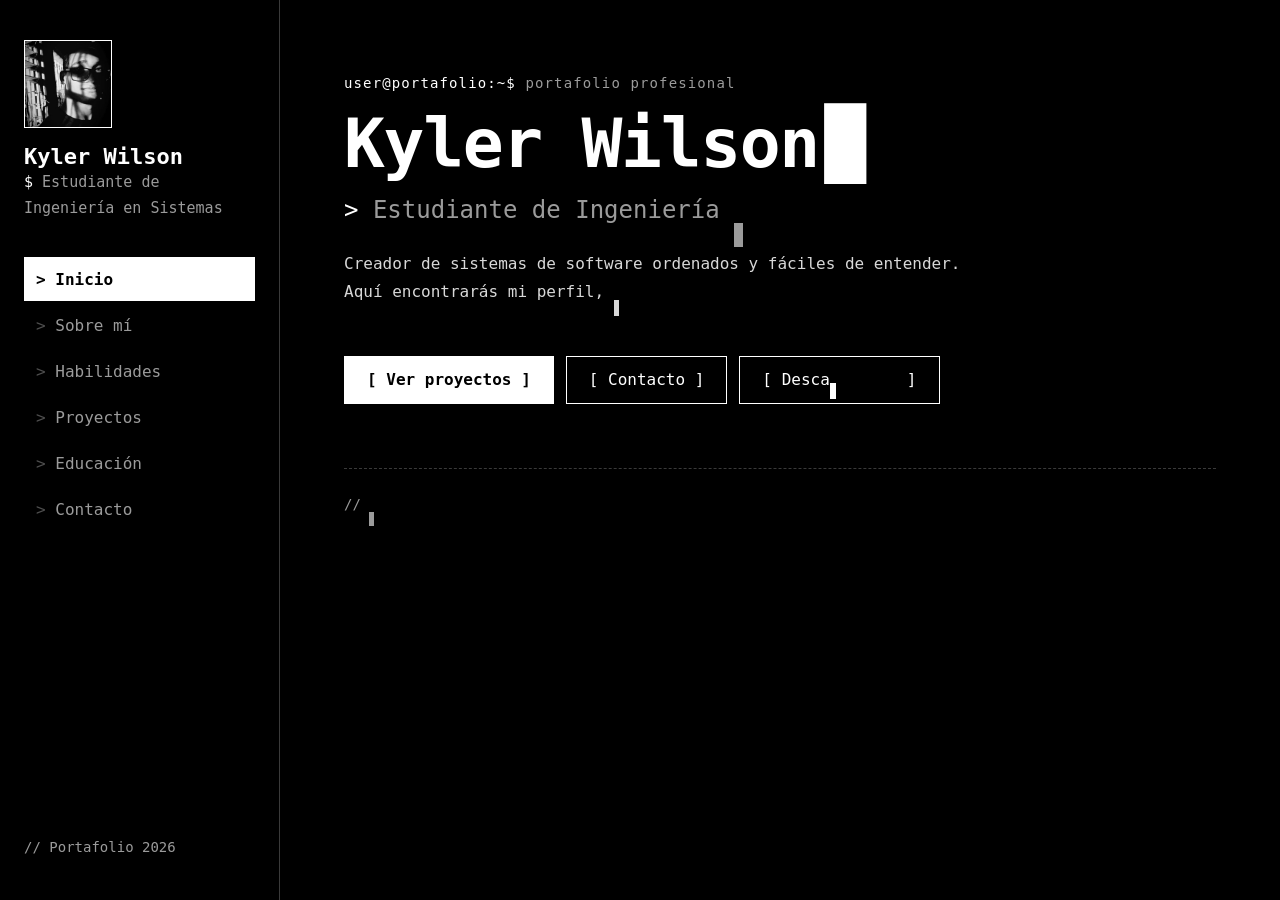
<file: index.html>
<!DOCTYPE html>

<html lang="es">
<head>
  <meta charset="UTF-8">

  <meta name="viewport" content="width=device-width, initial-scale=1.0">

  <title>Inicio | Kyler Wilson</title>

  <link rel="stylesheet" href="css/styles.css">
</head>

<body>
  <div class="pagina">

    <aside class="sidebar">

      <div class="perfil">

        <img class="foto" src="foto.jpg" alt="Kyler Wilson">

        <div>
          <div class="perfil-nombre">Kyler Wilson</div>
          <div class="perfil-rol">Estudiante de Ingeniería en Sistemas</div>
        </div>
      </div>

      <nav class="menu" aria-label="secciones">
        <a href="index.html" class="activo" aria-current="page">Inicio</a>
        <a href="sobre-mi.html">Sobre mí</a>
        <a href="habilidades.html">Habilidades</a>
        <a href="proyectos.html">Proyectos</a>
        <a href="educacion.html">Educación</a>
        <a href="contacto.html">Contacto</a>
      </nav>

      <div class="sidebar-pie">Portafolio 2026</div>
    </aside>


    <main class="contenido">
      <div class="contenido-interior">

        <section class="portada">
          <div class="etiqueta">Portafolio profesional</div>
          <h1>Kyler Wilson</h1>
          <div class="subtitulo">Estudiante de Ingeniería en Sistemas</div>

          <p class="intro">
            Creador de sistemas de software ordenados y fáciles de entender.
            Aquí encontrarás mi perfil, el cual contiene mis habilidades,
            proyectos en los que he trabajado y mis redes sociales.
          </p>

          <div class="botones">
            <a class="boton boton-principal" href="proyectos.html">Ver proyectos</a>
            <a class="boton boton-borde" href="contacto.html">Contacto</a>
            <a class="boton boton-borde" href="cv/CV-Kyler-Wilson.pdf" download>Descargar CV</a>
          </div>
        </section>

        <footer class="pie">© 2026 Kyler Wilson. Todos los derechos reservados.</footer>

      </div>
    </main>

  </div>
  <script src="js/escritura.js"></script>
</body>
</html>
</file>
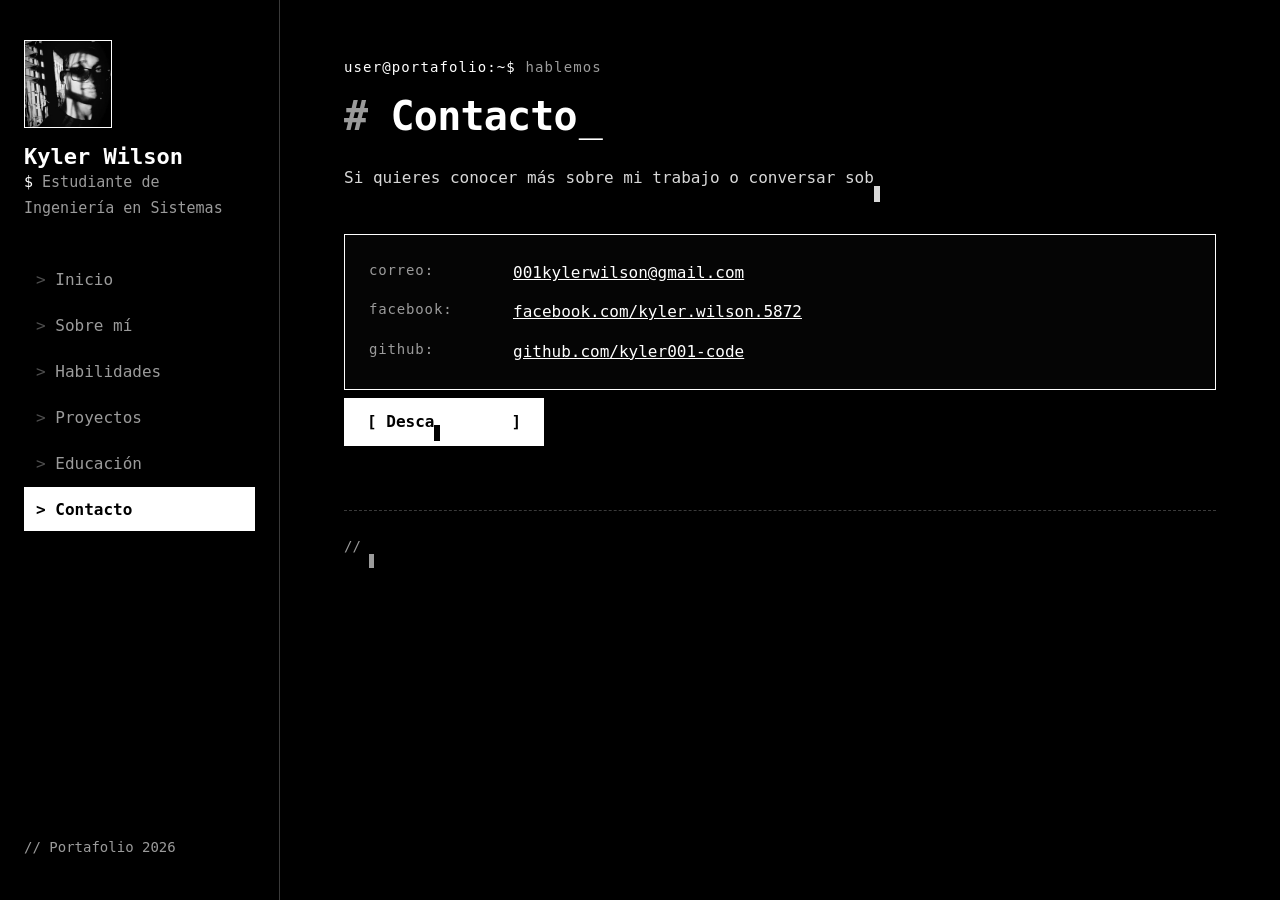
<file: contacto.html>
<!DOCTYPE html>

<html lang="es">
<head>
  <meta charset="UTF-8">
  <meta name="viewport" content="width=device-width, initial-scale=1.0">
  <title>Contacto | Kyler Wilson</title>
  <link rel="stylesheet" href="css/styles.css">
</head>

<body>
  <div class="pagina">

    <aside class="sidebar">
      <div class="perfil">
        <img class="foto" src="foto.jpg" alt="Kyler Wilson">
        <div>
          <div class="perfil-nombre">Kyler Wilson</div>
          <div class="perfil-rol">Estudiante de Ingeniería en Sistemas</div>
        </div>
      </div>

      <nav class="menu" aria-label="Secciones">
        <a href="index.html">Inicio</a>
        <a href="sobre-mi.html">Sobre mí</a>
        <a href="habilidades.html">Habilidades</a>
        <a href="proyectos.html">Proyectos</a>
        <a href="educacion.html">Educación</a>
        <a href="contacto.html" class="activo" aria-current="page">Contacto</a>
      </nav>

      <div class="sidebar-pie">Portafolio 2026</div>
    </aside>

    <main class="contenido">
      <div class="contenido-interior">

        <section>
          <div class="etiqueta">Hablemos</div>
          <h1 class="titulo-pagina">Contacto</h1>
          <p>
            Si quieres conocer más sobre mi trabajo o conversar sobre una
            oportunidad, escríbeme.
          </p>

          <div class="caja-contacto">
            <div class="dato">
              <div class="dato-etiqueta">Correo</div>
              <div class="dato-valor"><a href="mailto:001kylerwilson@gmail.com">001kylerwilson@gmail.com</a></div>
            </div>
            <div class="dato">
              <div class="dato-etiqueta">Facebook</div>
              <div class="dato-valor"><a href="https://www.facebook.com/kyler.wilson.5872" target="_blank" rel="noopener">facebook.com/kyler.wilson.5872</a></div>
            </div>
            <div class="dato">
              <div class="dato-etiqueta">GitHub</div>
              <div class="dato-valor"><a href="https://github.com/kyler001-code" target="_blank" rel="noopener">github.com/kyler001-code</a></div>
            </div>
          </div>

          <div class="botones">
            <a class="boton boton-principal" href="cv/CV-Kyler-Wilson.pdf" download>Descargar CV</a>
          </div>
        </section>

        <footer class="pie">© 2026 Kyler Wilson. Todos los derechos reservados.</footer>

      </div>
    </main>

  </div>
  <script src="js/escritura.js"></script>
</body>
</html>
</file>
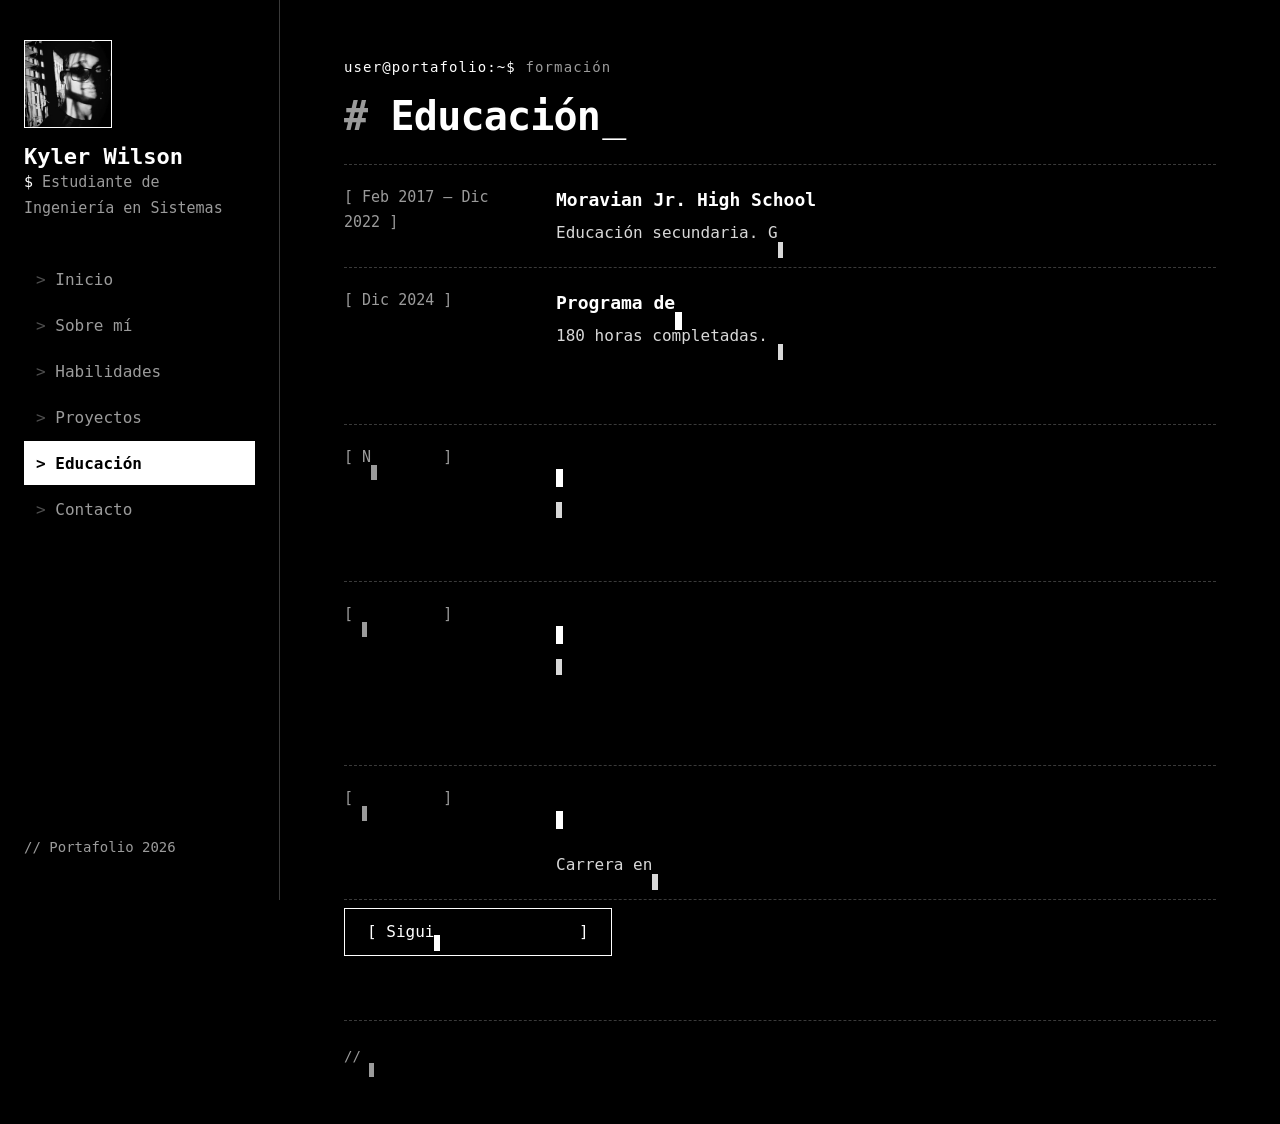
<file: educacion.html>
<!DOCTYPE html>

<html lang="es">
<head>
  <meta charset="UTF-8">
  <meta name="viewport" content="width=device-width, initial-scale=1.0">
  <title>Educación | Kyler Wilson</title>
  <link rel="stylesheet" href="css/styles.css">
</head>

<body>
  <div class="pagina">

    <aside class="sidebar">
      <div class="perfil">
        <img class="foto" src="foto.jpg" alt="Kyler Wilson">
        <div>
          <div class="perfil-nombre">Kyler Wilson</div>
          <div class="perfil-rol">Estudiante de Ingeniería en Sistemas</div>
        </div>
      </div>

      <nav class="menu" aria-label="Secciones">
        <a href="index.html">Inicio</a>
        <a href="sobre-mi.html">Sobre mí</a>
        <a href="habilidades.html">Habilidades</a>
        <a href="proyectos.html">Proyectos</a>
        <a href="educacion.html" class="activo" aria-current="page">Educación</a>
        <a href="contacto.html">Contacto</a>
      </nav>

      <div class="sidebar-pie">Portafolio 2026</div>
    </aside>

    <main class="contenido">
      <div class="contenido-interior">

        <section>
          <div class="etiqueta">Formación</div>
          <h1 class="titulo-pagina">Educación</h1>


          <div class="linea-tiempo">
            <div class="fila">
              <div class="fecha">Feb 2017 – Dic 2022</div>
              <div class="detalle">
                <div class="detalle-titulo">Moravian Jr. High School</div>
                <div>Educación secundaria. Graduado con diploma.</div>
              </div>
            </div>

            <div class="fila">
              <div class="fecha">Dic 2024</div>
              <div class="detalle">
                <div class="detalle-titulo">Programa de inglés, nivel B2 · BICU</div>
                <div>180 horas completadas. El nivel B2 es intermedio-alto: me permite leer documentación técnica, entender conversaciones y comunicarme con claridad en inglés.</div>
              </div>
            </div>

            <div class="fila">
              <div class="fecha">Nov 2025</div>
              <div class="detalle">
                <div class="detalle-titulo">Introducción a la Ciberseguridad · BICU</div>
                <div>Curso de 24 horas completado satisfactoriamente. Aprendí buenas prácticas de seguridad, respaldos de información y control de acceso.</div>
              </div>
            </div>

            <div class="fila">
              <div class="fecha">Oct 2026</div>
              <div class="detalle">
                <div class="detalle-titulo">Grupo de teatro Aiska Pilik · BICU</div>
                <div>Dos años como integrante del grupo, representando a la universidad en la Gala Autonómica Regional «Autonomía en esencia: juventud, arte e identidad». Recibí un reconocimiento en octubre de 2026. Esta experiencia me ayudó a hablar en público y a trabajar en equipo.</div>
              </div>
            </div>

            <div class="fila">
              <div class="fecha">En curso</div>
              <div class="detalle">
                <div class="detalle-titulo">Ingeniería en Sistemas · Bluefields Indian &amp; Caribbean University (BICU)</div>
                <div>Carrera en curso.</div>
              </div>
            </div>

          </div>

          <div class="botones">
            <a class="boton boton-borde" href="contacto.html">Siguiente: Contacto</a>
          </div>
        </section>

        <footer class="pie">© 2026 Kyler Wilson. Todos los derechos reservados.</footer>

      </div>
    </main>

  </div>
  <script src="js/escritura.js"></script>
</body>
</html>
</file>
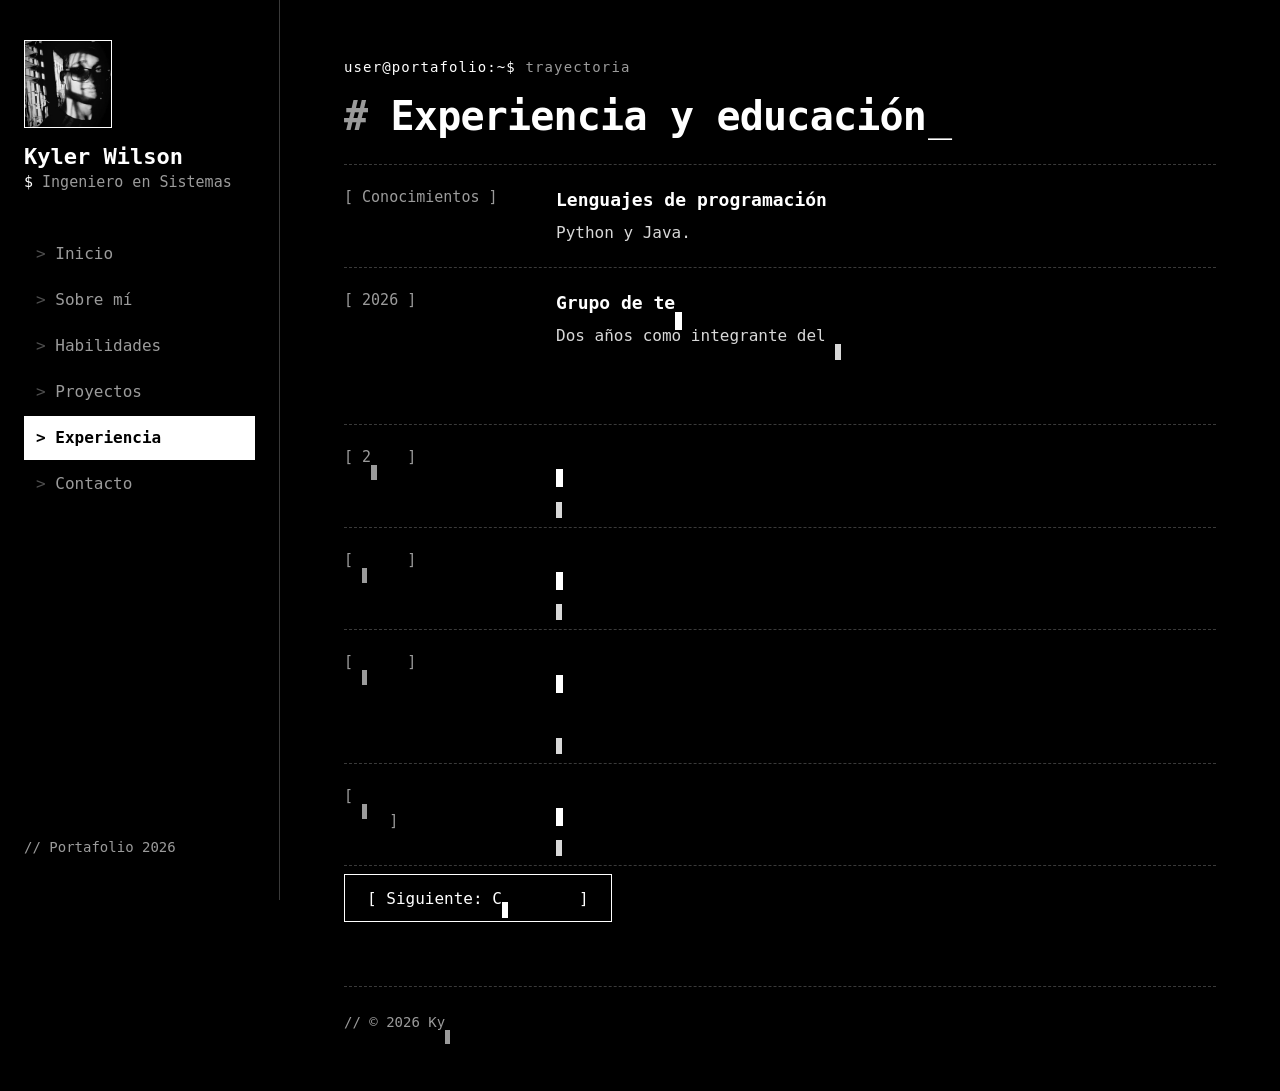
<file: experiencia.html>
<!DOCTYPE html>

<html lang="es">
<head>
  <meta charset="UTF-8">
  <meta name="viewport" content="width=device-width, initial-scale=1.0">
  <title>Experiencia | Kyler Wilson</title>
  <link rel="stylesheet" href="css/styles.css">
</head>

<body>
  <div class="pagina">

    <aside class="sidebar">
      <div class="perfil">
        <img class="foto" src="foto.jpg" alt="Kyler Wilson">
        <div>
          <div class="perfil-nombre">Kyler Wilson</div>
          <div class="perfil-rol">Ingeniero en Sistemas</div>
        </div>
      </div>

      <nav class="menu" aria-label="Secciones">
        <a href="index.html">Inicio</a>
        <a href="sobre-mi.html">Sobre mí</a>
        <a href="habilidades.html">Habilidades</a>
        <a href="proyectos.html">Proyectos</a>
        <a href="experiencia.html" class="activo" aria-current="page">Experiencia</a>
        <a href="contacto.html">Contacto</a>
      </nav>

      <div class="sidebar-pie">Portafolio 2026</div>
    </aside>

    <main class="contenido">
      <div class="contenido-interior">

        <section>
          <div class="etiqueta">Trayectoria</div>
          <h1 class="titulo-pagina">Experiencia y educación</h1>


          <div class="linea-tiempo">
            <div class="fila">
              <div class="fecha">Conocimientos</div>
              <div class="detalle">
                <div class="detalle-titulo">Lenguajes de programación</div>
                <div>Python y Java.</div>
              </div>
            </div>

            <div class="fila">
              <div class="fecha">2026</div>
              <div class="detalle">
                <div class="detalle-titulo">Grupo de teatro Aiska Pilik · BICU</div>
                <div>Dos años como integrante del grupo, representando a la universidad en la Gala Autonómica Regional «Autonomía en esencia: juventud, arte e identidad». Reconocimiento otorgado en octubre de 2026.</div>
              </div>
            </div>

            <div class="fila">
              <div class="fecha">2025</div>
              <div class="detalle">
                <div class="detalle-titulo">Introducción a la Ciberseguridad · BICU</div>
                <div>Curso de 24 horas completado satisfactoriamente (noviembre de 2025).</div>
              </div>
            </div>

            <div class="fila">
              <div class="fecha">2024</div>
              <div class="detalle">
                <div class="detalle-titulo">Programa de inglés, nivel B2 · BICU</div>
                <div>180 horas completadas (diciembre de 2024).</div>
              </div>
            </div>

            <div class="fila">
              <div class="fecha">2026</div>
              <div class="detalle">
                <div class="detalle-titulo">Ingeniería en Sistemas · Bluefields Indian &amp; Caribbean University (BICU)</div>
                <div>Carrera en curso.</div>
              </div>
            </div>

            <div class="fila">
              <div class="fecha">Feb 2017 – Dic 2022</div>
              <div class="detalle">
                <div class="detalle-titulo">Moravian Jr. High School</div>
                <div>Graduado con diploma.</div>
              </div>
            </div>

          </div>

          <div class="botones">
            <a class="boton boton-borde" href="contacto.html">Siguiente: Contacto</a>
          </div>
        </section>

        <footer class="pie">© 2026 Kyler Wilson. Todos los derechos reservados.</footer>

      </div>
    </main>

  </div>
  <script src="js/escritura.js"></script>
</body>
</html>
</file>
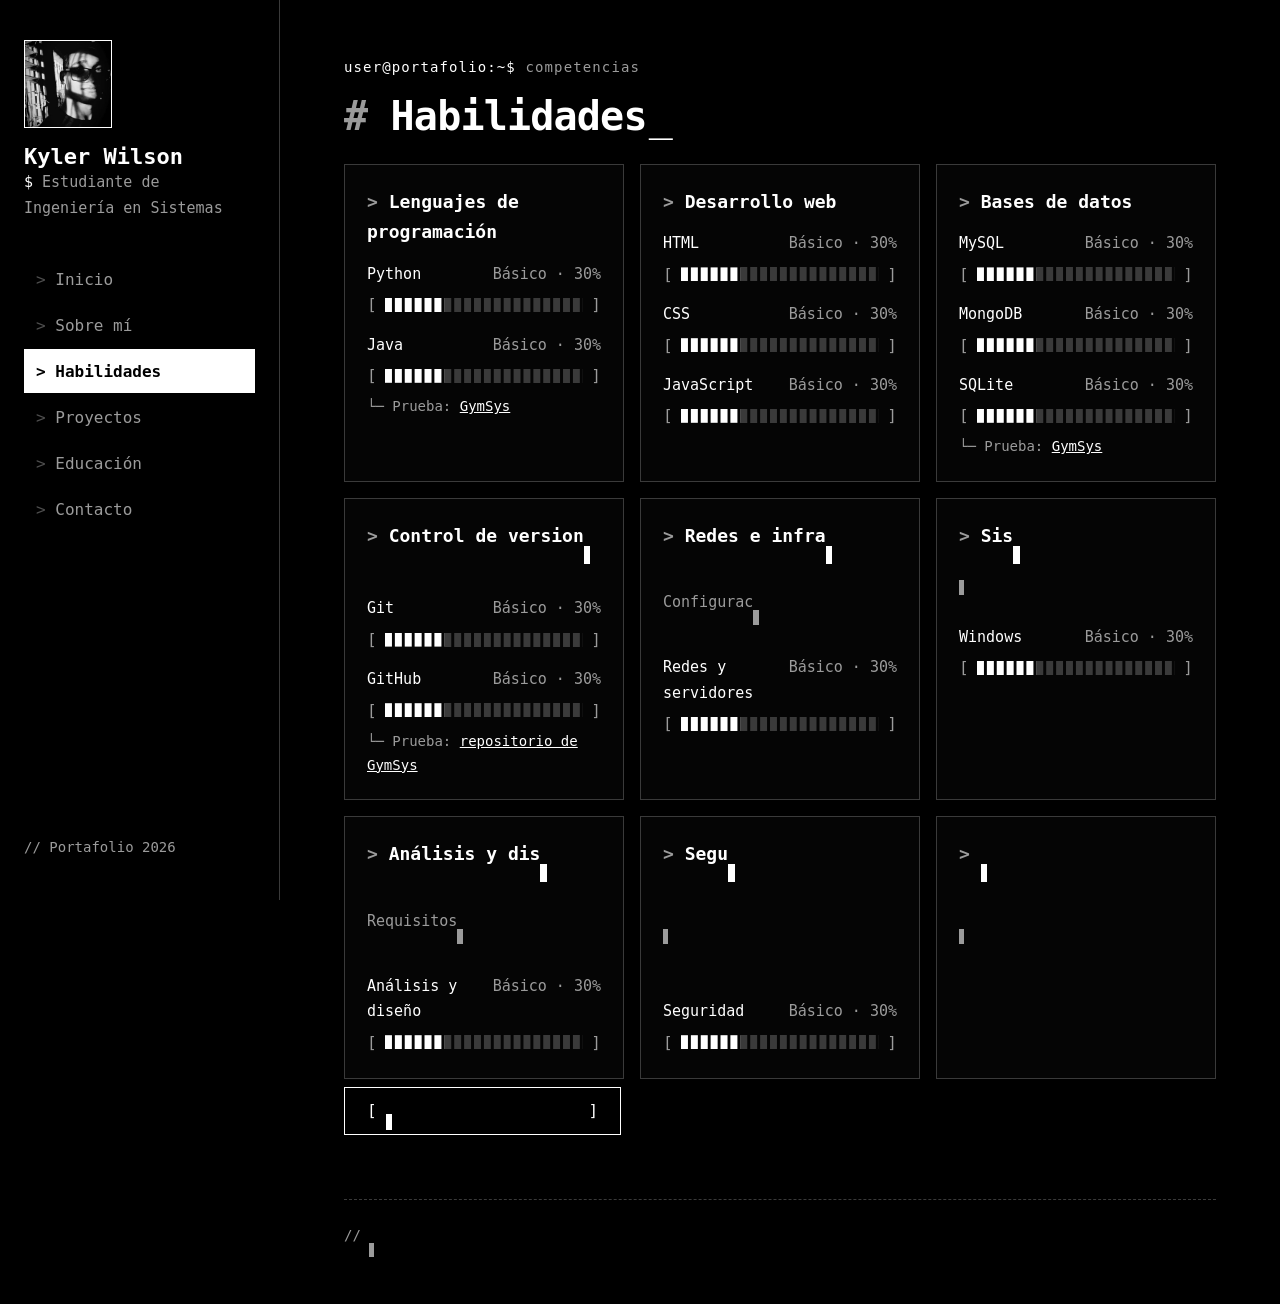
<file: habilidades.html>
<!DOCTYPE html>
<html lang="es">
<head>
  <meta charset="UTF-8">
  <meta name="viewport" content="width=device-width, initial-scale=1.0">
  <title>Habilidades | Kyler Wilson</title>
  <link rel="stylesheet" href="css/styles.css">
</head>

<body>
  <div class="pagina">

    <aside class="sidebar">

      <div class="perfil">
        <img class="foto" src="foto.jpg" alt="Kyler Wilson">
        <div>
          <div class="perfil-nombre">Kyler Wilson</div>
          <div class="perfil-rol">Estudiante de Ingeniería en Sistemas</div>
        </div>
      </div>

      <nav class="menu" aria-label="Secciones">
        <a href="index.html">Inicio</a>
        <a href="sobre-mi.html">Sobre mí</a>
        <a href="habilidades.html" class="activo" aria-current="page">Habilidades</a>
        <a href="proyectos.html">Proyectos</a>
        <a href="educacion.html">Educación</a>
        <a href="contacto.html">Contacto</a>
      </nav>

      <div class="sidebar-pie">Portafolio 2026</div>
    </aside>

    <main class="contenido">

      <div class="contenido-interior">

        <section>
          <div class="etiqueta">Competencias</div>
          <h1 class="titulo-pagina">Habilidades</h1>

          <div class="rejilla">
            <div class="tarjeta">
              <div class="tarjeta-titulo">Lenguajes de programación</div>
              <div class="habilidad" tabindex="0">
                <div class="hab-cabecera"><span class="hab-nombre">Python</span><span class="hab-nivel">Básico · 30%</span></div>
                <div class="barra" role="img" aria-label="Python: nivel básico, 30 por ciento"><div class="barra-pista"><div class="barra-relleno" style="--p:30"></div></div></div>
              </div>
              <div class="habilidad" tabindex="0">
                <div class="hab-cabecera"><span class="hab-nombre">Java</span><span class="hab-nivel">Básico · 30%</span></div>
                <div class="barra" role="img" aria-label="Java: nivel básico, 30 por ciento"><div class="barra-pista"><div class="barra-relleno" style="--p:30"></div></div></div>
                <div class="hab-prueba">└─ Prueba: <a href="proyectos.html#gymsys">GymSys</a></div>
              </div>
            </div>
            <div class="tarjeta">
              <div class="tarjeta-titulo">Desarrollo web</div>
              <div class="habilidad" tabindex="0">
                <div class="hab-cabecera"><span class="hab-nombre">HTML</span><span class="hab-nivel">Básico · 30%</span></div>
                <div class="barra" role="img" aria-label="HTML: nivel básico, 30 por ciento"><div class="barra-pista"><div class="barra-relleno" style="--p:30"></div></div></div>
              </div>
              <div class="habilidad" tabindex="0">
                <div class="hab-cabecera"><span class="hab-nombre">CSS</span><span class="hab-nivel">Básico · 30%</span></div>
                <div class="barra" role="img" aria-label="CSS: nivel básico, 30 por ciento"><div class="barra-pista"><div class="barra-relleno" style="--p:30"></div></div></div>
              </div>
              <div class="habilidad" tabindex="0">
                <div class="hab-cabecera"><span class="hab-nombre">JavaScript</span><span class="hab-nivel">Básico · 30%</span></div>
                <div class="barra" role="img" aria-label="JavaScript: nivel básico, 30 por ciento"><div class="barra-pista"><div class="barra-relleno" style="--p:30"></div></div></div>
              </div>
            </div>
            <div class="tarjeta">
              <div class="tarjeta-titulo">Bases de datos</div>
              <div class="habilidad" tabindex="0">
                <div class="hab-cabecera"><span class="hab-nombre">MySQL</span><span class="hab-nivel">Básico · 30%</span></div>
                <div class="barra" role="img" aria-label="MySQL: nivel básico, 30 por ciento"><div class="barra-pista"><div class="barra-relleno" style="--p:30"></div></div></div>
              </div>
              <div class="habilidad" tabindex="0">
                <div class="hab-cabecera"><span class="hab-nombre">MongoDB</span><span class="hab-nivel">Básico · 30%</span></div>
                <div class="barra" role="img" aria-label="MongoDB: nivel básico, 30 por ciento"><div class="barra-pista"><div class="barra-relleno" style="--p:30"></div></div></div>
              </div>
              <div class="habilidad" tabindex="0">
                <div class="hab-cabecera"><span class="hab-nombre">SQLite</span><span class="hab-nivel">Básico · 30%</span></div>
                <div class="barra" role="img" aria-label="SQLite: nivel básico, 30 por ciento"><div class="barra-pista"><div class="barra-relleno" style="--p:30"></div></div></div>
                <div class="hab-prueba">└─ Prueba: <a href="proyectos.html#gymsys">GymSys</a></div>
              </div>
            </div>
            <div class="tarjeta">
              <div class="tarjeta-titulo">Control de versiones</div>
              <div class="habilidad" tabindex="0">
                <div class="hab-cabecera"><span class="hab-nombre">Git</span><span class="hab-nivel">Básico · 30%</span></div>
                <div class="barra" role="img" aria-label="Git: nivel básico, 30 por ciento"><div class="barra-pista"><div class="barra-relleno" style="--p:30"></div></div></div>
              </div>
              <div class="habilidad" tabindex="0">
                <div class="hab-cabecera"><span class="hab-nombre">GitHub</span><span class="hab-nivel">Básico · 30%</span></div>
                <div class="barra" role="img" aria-label="GitHub: nivel básico, 30 por ciento"><div class="barra-pista"><div class="barra-relleno" style="--p:30"></div></div></div>
                <div class="hab-prueba">└─ Prueba: <a href="proyectos.html#gymsys">repositorio de GymSys</a></div>
              </div>
            </div>
            <div class="tarjeta">
              <div class="tarjeta-titulo">Redes e infraestructura</div>
              <div class="tarjeta-texto">Configuración de redes, servidores y servicios.</div>
              <div class="habilidad" tabindex="0">
                <div class="hab-cabecera"><span class="hab-nombre">Redes y servidores</span><span class="hab-nivel">Básico · 30%</span></div>
                <div class="barra" role="img" aria-label="Redes y servidores: nivel básico, 30 por ciento"><div class="barra-pista"><div class="barra-relleno" style="--p:30"></div></div></div>
              </div>
            </div>
            <div class="tarjeta">
              <div class="tarjeta-titulo">Sistemas operativos</div>
              <div class="tarjeta-texto">Administración de Windows.</div>
              <div class="habilidad" tabindex="0">
                <div class="hab-cabecera"><span class="hab-nombre">Windows</span><span class="hab-nivel">Básico · 30%</span></div>
                <div class="barra" role="img" aria-label="Windows: nivel básico, 30 por ciento"><div class="barra-pista"><div class="barra-relleno" style="--p:30"></div></div></div>
              </div>
            </div>
            <div class="tarjeta">
              <div class="tarjeta-titulo">Análisis y diseño de sistemas</div>
              <div class="tarjeta-texto">Requisitos, arquitectura y documentación.</div>
              <div class="habilidad" tabindex="0">
                <div class="hab-cabecera"><span class="hab-nombre">Análisis y diseño</span><span class="hab-nivel">Básico · 30%</span></div>
                <div class="barra" role="img" aria-label="Análisis y diseño: nivel básico, 30 por ciento"><div class="barra-pista"><div class="barra-relleno" style="--p:30"></div></div></div>
              </div>
            </div>
            <div class="tarjeta">
              <div class="tarjeta-titulo">Seguridad informática</div>
              <div class="tarjeta-texto">Buenas prácticas, respaldos y control de acceso.</div>
              <div class="habilidad" tabindex="0">
                <div class="hab-cabecera"><span class="hab-nombre">Seguridad</span><span class="hab-nivel">Básico · 30%</span></div>
                <div class="barra" role="img" aria-label="Seguridad: nivel básico, 30 por ciento"><div class="barra-pista"><div class="barra-relleno" style="--p:30"></div></div></div>
              </div>
            </div>
            <div class="tarjeta">
              <div class="tarjeta-titulo">Habilidades personales</div>
              <div class="tarjeta-texto">Organización, trabajo en equipo, puntualidad y disciplina.</div>
            </div>
          </div>

          <div class="botones">
            <a class="boton boton-borde" href="proyectos.html">Siguiente: Proyectos</a>
          </div>
        </section>

        <footer class="pie">© 2026 Kyler Wilson. Todos los derechos reservados.</footer>

      </div>
    </main>

  </div>
  <script src="js/escritura.js"></script>
  <script src="js/barras.js"></script>
</body>
</html>
</file>
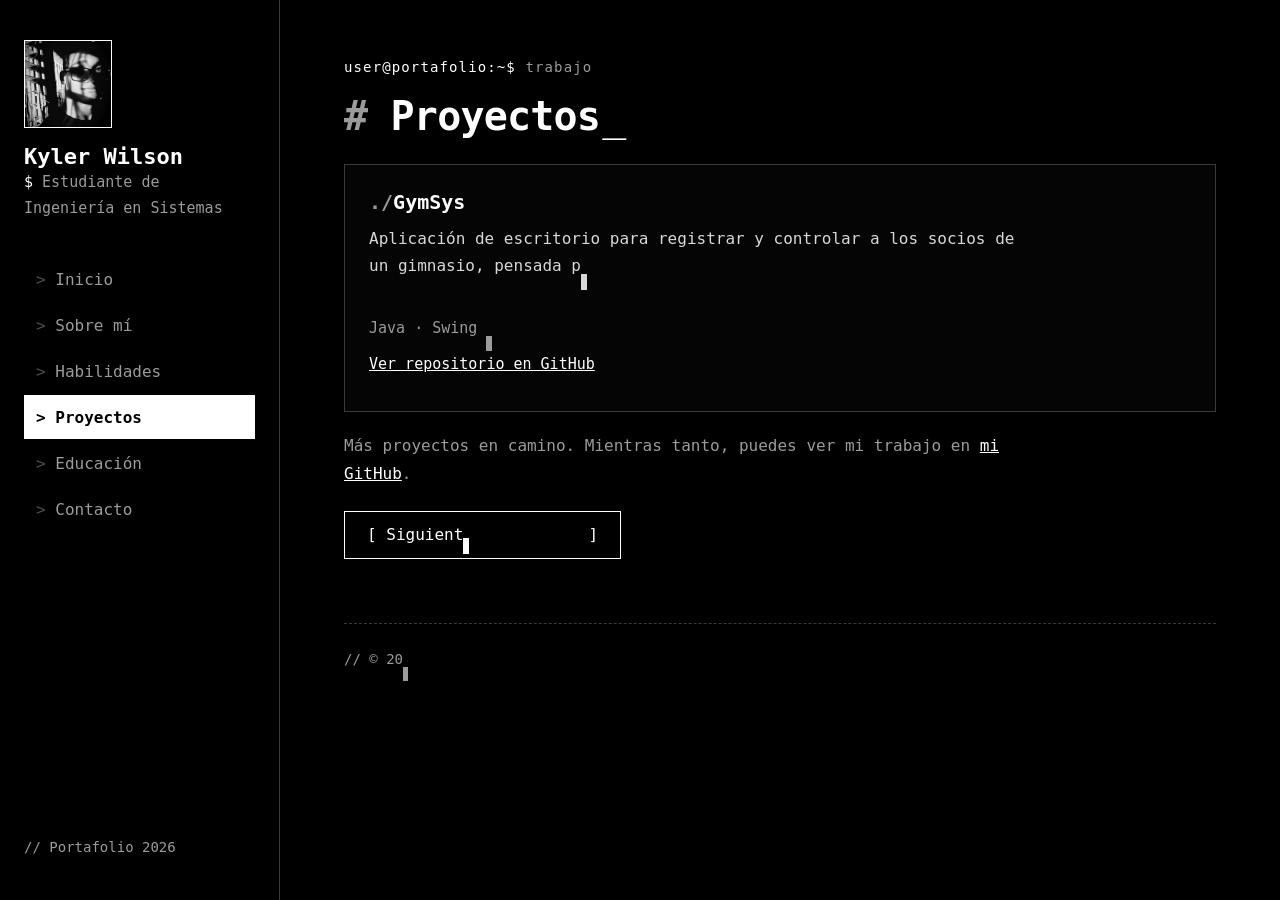
<file: proyectos.html>
<!DOCTYPE html>

<html lang="es">
<head>
  <meta charset="UTF-8">
  <meta name="viewport" content="width=device-width, initial-scale=1.0">
  <title>Proyectos | Kyler Wilson</title>
  <link rel="stylesheet" href="css/styles.css">
</head>

<body>
  <div class="pagina">

    <aside class="sidebar">
      <div class="perfil">
        <img class="foto" src="foto.jpg" alt="Kyler Wilson">
        <div>
          <div class="perfil-nombre">Kyler Wilson</div>
          <div class="perfil-rol">Estudiante de Ingeniería en Sistemas</div>
        </div>
      </div>

      <nav class="menu" aria-label="Secciones">
        <a href="index.html">Inicio</a>
        <a href="sobre-mi.html">Sobre mí</a>
        <a href="habilidades.html">Habilidades</a>
        <a href="proyectos.html" class="activo" aria-current="page">Proyectos</a>
        <a href="educacion.html">Educación</a>
        <a href="contacto.html">Contacto</a>
      </nav>

      <div class="sidebar-pie">Portafolio 2026</div>
    </aside>

    <main class="contenido">
      <div class="contenido-interior">

        <section>
          <div class="etiqueta">Trabajo</div>
          <h1 class="titulo-pagina">Proyectos</h1>


          <div class="lista-proyectos">
            <article class="proyecto" id="gymsys">
              <h2>GymSys</h2>
              <p>Aplicación de escritorio para registrar y controlar a los socios de un gimnasio, pensada para funcionar sin internet. Permite agregar, buscar, editar y eliminar socios, con validación de datos.</p>
              <p class="proyecto-datos">Java · Swing · SQLite · NetBeans</p>
              <p class="proyecto-datos"><a href="https://github.com/kyler001-code/GymSys-Java-Netbeans-SQLite-" target="_blank" rel="noopener">Ver repositorio en GitHub</a></p>
            </article>
          </div>

          <p class="pendiente">Más proyectos en camino. Mientras tanto, puedes ver mi trabajo en <a href="https://github.com/kyler001-code" target="_blank" rel="noopener">mi GitHub</a>.</p>

          <div class="botones">
            <a class="boton boton-borde" href="educacion.html">Siguiente: Educación</a>
          </div>
        </section>

        <footer class="pie">© 2026 Kyler Wilson. Todos los derechos reservados.</footer>

      </div>
    </main>

  </div>
  <script src="js/escritura.js"></script>
</body>
</html>
</file>
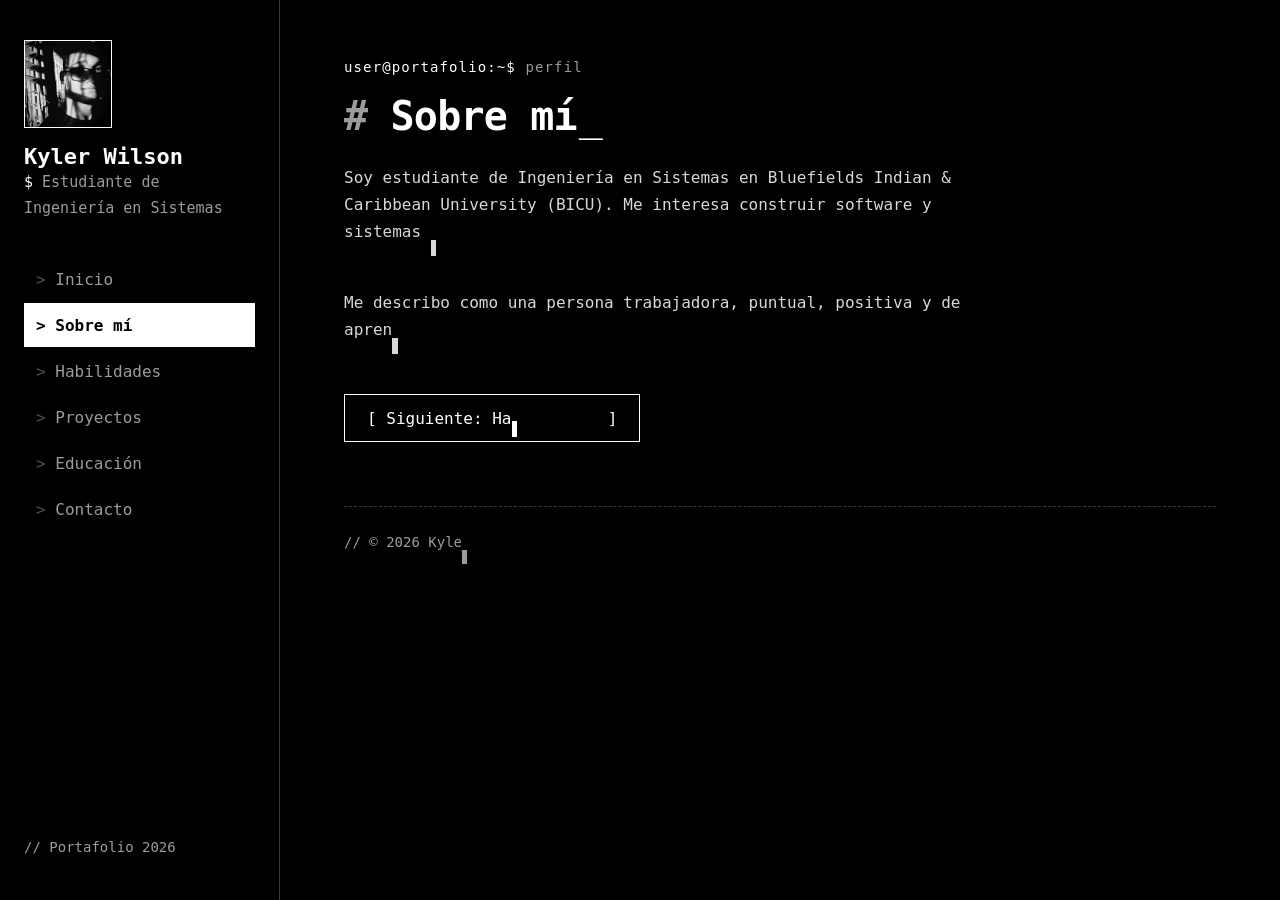
<file: sobre-mi.html>
<!DOCTYPE html>

<html lang="es">
<head>
  <meta charset="UTF-8">
  <meta name="viewport" content="width=device-width, initial-scale=1.0">
  <title>Sobre mí | Kyler Wilson</title>
  <link rel="stylesheet" href="css/styles.css">
</head>

<body>
  <div class="pagina">

    <aside class="sidebar">
      <div class="perfil">
        <img class="foto" src="foto.jpg" alt="Kyler Wilson">
        <div>
          <div class="perfil-nombre">Kyler Wilson</div>
          <div class="perfil-rol">Estudiante de Ingeniería en Sistemas</div>
        </div>
      </div>

      <nav class="menu" aria-label="Secciones">
        <a href="index.html">Inicio</a>
        <a href="sobre-mi.html" class="activo" aria-current="page">Sobre mí</a>
        <a href="habilidades.html">Habilidades</a>
        <a href="proyectos.html">Proyectos</a>
        <a href="educacion.html">Educación</a>
        <a href="contacto.html">Contacto</a>
      </nav>

      <div class="sidebar-pie">Portafolio 2026</div>
    </aside>

    <main class="contenido">
      <div class="contenido-interior">

        <section>
          <div class="etiqueta">Perfil</div>
          <h1 class="titulo-pagina">Sobre mí</h1>

          <p>
            Soy estudiante de Ingeniería en Sistemas en Bluefields Indian
            &amp; Caribbean University (BICU). Me interesa construir software
            y sistemas de información que resuelvan problemas reales, con
            código limpio y buena documentación.
          </p>
          <p>
            Me describo como una persona trabajadora, puntual, positiva y de
            aprendizaje rápido, con buenas habilidades de organización y de
            trabajo en equipo.
          </p>


          <div class="botones">
            <a class="boton boton-borde" href="habilidades.html">Siguiente: Habilidades</a>
          </div>
        </section>

        <footer class="pie">© 2026 Kyler Wilson. Todos los derechos reservados.</footer>

      </div>
    </main>

  </div>
  <script src="js/escritura.js"></script>
</body>
</html>
</file>
<file: css/styles.css>
:root {

  --negro:        #000000;   
  --gris-fondo:   #000000;  
  --gris-tarjeta: #050505;   
  --gris-borde:   #3a3a3a;   
  --gris-texto:   #9b9b9b;  
  --texto:        #d8d8d8;   
  --blanco:       #ffffff;   
  --azul:         #ffffff;   


  --fuente: "JetBrains Mono", "Fira Code", "Cascadia Mono", Consolas,
            "SF Mono", Menlo, "DejaVu Sans Mono", "Courier New", monospace;


  --ancho-sidebar: 280px;
}



* {
  box-sizing: border-box;  
}

html {
  scroll-behavior: smooth;
}

body {
  margin: 0;
  background: var(--negro);
  color: var(--texto);
  font-family: var(--fuente);
  font-size: 16px;
  line-height: 1.7;
}


::selection {
  background: var(--blanco);
  color: var(--negro);
}

h1, h2, h3 {
  color: var(--blanco);
  font-weight: 700;
  margin: 0;
}

p {
  margin: 0 0 16px;
  max-width: 68ch;
}

a {
  color: var(--blanco);
}


a:focus-visible {
  outline: 2px dashed var(--blanco);
  outline-offset: 3px;
}


@keyframes parpadeo {
  0%, 49%   { opacity: 1; }
  50%, 100% { opacity: 0; }
}



.pagina {
  display: flex;
}

.sidebar {
  width: var(--ancho-sidebar);
  flex-shrink: 0;
  background: var(--negro);
  border-right: 1px solid var(--gris-borde);
  padding: 40px 24px;

  position: sticky;
  top: 0;
  height: 100vh;
  overflow-y: auto;

  display: flex;
  flex-direction: column;
  gap: 36px;
}

.perfil {
  display: flex;
  flex-direction: column;
  gap: 16px;
}


.avatar {
  width: 88px;
  height: 88px;
  border: 1px solid var(--blanco);
  background: var(--negro);
  color: var(--blanco);
  font-size: 32px;
  font-weight: 700;
  display: flex;
  align-items: center;
  justify-content: center;
}

.foto {
  width: 88px;
  height: 88px;
  border: 1px solid var(--blanco);
  object-fit: cover;
  filter: grayscale(1) contrast(1.1);
}

.perfil-nombre {
  font-size: 22px;
  font-weight: 700;
  line-height: 1.2;
  color: var(--blanco);
}

.perfil-rol {
  font-size: 15px;
  color: var(--gris-texto);
}

.perfil-rol::before {
  content: "$ ";
  color: var(--blanco);
}


.menu {
  display: flex;
  flex-direction: column;
  gap: 2px;
}

.menu a {
  display: flex;
  align-items: center;
  min-height: 44px;       
  padding: 0 12px;
  color: var(--gris-texto);
  text-decoration: none;
}

.menu a::before {
  content: "> ";
  white-space: pre;
  opacity: 0.5;
}

.menu a:hover,
.menu a.activo {
  background: var(--blanco);
  color: var(--negro);
}

.menu a:hover::before,
.menu a.activo::before {
  opacity: 1;
}

.menu a.activo {
  font-weight: 700;
}

.sidebar-pie {
  margin-top: auto;       
  font-size: 14px;
  color: var(--gris-texto);
}

.sidebar-pie::before {
  content: "// ";
}



.contenido {
  flex: 1;
  min-width: 0;           
  padding: 56px clamp(20px, 5vw, 72px);
}

.contenido-interior {
  max-width: 900px;
  display: flex;
  flex-direction: column;
  gap: 64px;
}


.titulo-pagina {
  font-size: clamp(28px, 4.5vw, 40px);
  line-height: 1.2;
  margin-bottom: 24px;
}

.titulo-pagina::before {
  content: "# ";
  color: var(--gris-texto);
}

.titulo-pagina::after {
  content: "_";
  margin-left: 2px;
  animation: parpadeo 1.1s steps(1) infinite;
}


.etiqueta {
  font-size: 14px;
  letter-spacing: 0.08em;
  text-transform: lowercase;
  color: var(--gris-texto);
  margin-bottom: 12px;
}

.etiqueta::before {
  content: "user@portafolio:~$ ";
  color: var(--blanco);
  text-transform: none;
}

h2 {
  font-size: 28px;
  line-height: 1.25;
  margin-bottom: 20px;
}


.portada {
  padding-top: 16px;
}

h1 {
  font-size: clamp(36px, 7vw, 68px);  
  line-height: 1.05;
  letter-spacing: -0.02em;
  margin-bottom: 16px;
}

h1::after {
  content: "█";
  margin-left: 6px;
  font-weight: 400;
  animation: parpadeo 1.1s steps(1) infinite;
}

.subtitulo {
  font-size: clamp(18px, 2.5vw, 24px);
  line-height: 1.3;
  color: var(--gris-texto);
  margin-bottom: 24px;
}

.subtitulo::before {
  content: "> ";
  color: var(--blanco);
}

.intro {
  color: var(--texto);
}

.pendiente {
  color: var(--gris-texto);
}


.botones {
  display: flex;
  flex-wrap: wrap;
  gap: 12px;
  padding-top: 8px;
}

.boton {
  display: inline-flex;
  align-items: center;
  min-height: 48px;
  padding: 0 22px;
  text-decoration: none;
  border: 1px solid var(--blanco);
  font-family: inherit;
  font-size: 16px;
}

.boton::before { content: "[ "; white-space: pre; }
.boton::after  { content: " ]"; white-space: pre; }


.boton-principal {
  background: var(--blanco);
  color: var(--negro);
  font-weight: 700;
}

.boton-principal:hover {
  background: var(--negro);
  color: var(--blanco);
}


.boton-borde {
  background: transparent;
  color: var(--blanco);
}

.boton-borde:hover {
  background: var(--blanco);
  color: var(--negro);
}



.rejilla {
  display: flex;
  flex-wrap: wrap;
  gap: 16px;
}

.tarjeta {
  flex: 1 1 240px;        
  min-width: 0;
  background: var(--gris-tarjeta);
  border: 1px solid var(--gris-borde);
  padding: 22px;
}

.tarjeta:hover {
  border-color: var(--blanco);
}

.tarjeta-titulo {
  font-size: 18px;
  font-weight: 700;
  color: var(--blanco);
  margin-bottom: 8px;
}

.tarjeta-titulo::before {
  content: "> ";
  color: var(--gris-texto);
}

.tarjeta-texto {
  font-size: 15px;
  color: var(--gris-texto);
}

/* Proyectos */
.lista-proyectos {
  display: flex;
  flex-direction: column;
  gap: 16px;
}

.proyecto {
  background: var(--gris-tarjeta);
  border: 1px solid var(--gris-borde);
  padding: 24px;
}

.proyecto:hover {
  border-color: var(--blanco);
}

.proyecto h2 {
  font-size: 20px;
  line-height: 1.3;
  margin-bottom: 10px;
}

.proyecto h2::before {
  content: "./";
  color: var(--gris-texto);
}

.proyecto p {
  margin-bottom: 10px;
}

.proyecto-datos {
  font-size: 15px;
  color: var(--gris-texto);
}

.proyecto-datos a {
  color: var(--blanco);
}

/* Experiencia y educación */
.linea-tiempo {
  border-bottom: 1px dashed var(--gris-borde);
}

.fila {
  display: flex;
  flex-wrap: wrap;
  gap: 8px 32px;
  padding: 20px 0;
  border-top: 1px dashed var(--gris-borde);
}

.fecha {
  flex: 0 0 180px;
  font-size: 15px;
  color: var(--gris-texto);
}

.fecha::before {
  content: "[ ";
  white-space: pre;
}

.fecha::after {
  content: " ]";
  white-space: pre;
}

.detalle {
  flex: 1 1 300px;
  min-width: 0;
}

.detalle-titulo {
  font-size: 18px;
  font-weight: 700;
  color: var(--blanco);
  margin-bottom: 4px;
}


.caja-contacto {
  display: flex;
  flex-direction: column;
  gap: 12px;
  background: var(--gris-tarjeta);
  border: 1px solid var(--blanco);
  padding: 24px;
}

.dato {
  display: flex;
  flex-wrap: wrap;
  gap: 4px 24px;
}

.dato-etiqueta {
  flex: 0 0 120px;
  font-size: 14px;
  letter-spacing: 0.06em;
  text-transform: lowercase;
  color: var(--gris-texto);
}

.dato-etiqueta::after {
  content: ":";
}

.dato-valor {
  flex: 1 1 220px;
  min-width: 0;
  overflow-wrap: anywhere;  
  color: var(--blanco);
}

.dato-valor a {
  color: var(--blanco);
}


.pie {
  font-size: 14px;
  color: var(--gris-texto);
  border-top: 1px dashed var(--gris-borde);
  padding-top: 24px;
}

.pie::before {
  content: "// ";
}



@media (max-width: 820px) {
  .pagina {
    flex-direction: column;
  }

  /* Cabecera compacta: foto pequeña al lado del nombre y menú en filas cortas */
  .sidebar {
    width: 100%;
    height: auto;
    position: static;
    border-right: none;
    border-bottom: 1px solid var(--gris-borde);
    padding: 16px;
    gap: 12px;
  }

  .perfil {
    flex-direction: row;
    align-items: center;
    gap: 12px;
  }

  .foto {
    width: 56px;
    height: 56px;
  }

  .perfil-nombre {
    font-size: 18px;
  }

  .perfil-rol {
    font-size: 13px;
  }

  .menu {
    flex-direction: row;
    flex-wrap: wrap;
    gap: 6px;
  }

  .menu a {
    min-height: 40px;
    padding: 0 10px;
    font-size: 14px;
    border: 1px solid var(--gris-borde);
  }

  .sidebar-pie {
    display: none;
  }

  .contenido {
    padding: 28px 16px;
  }

  .contenido-interior {
    gap: 40px;
  }
}

@media (prefers-reduced-motion: reduce) {
  h1::after,
  .titulo-pagina::after {
    animation: none;
  }

  html {
    scroll-behavior: auto;
  }
}


/* ---------- Efecto de escritura (js/escritura.js) ---------- */

/* Texto completo solo para lectores de pantalla */
.solo-lectores {
  position: absolute;
  width: 1px;
  height: 1px;
  overflow: hidden;
  clip: rect(0 0 0 0);
  white-space: nowrap;
}

/* Cursor que aparece mientras se escribe (no ocupa espacio) */
.cursor-tipeo {
  position: relative;
  display: inline-block;
  width: 0;
}

.cursor-tipeo::after {
  content: "";
  position: absolute;
  left: 0;
  top: 0.2em;
  width: 0.6ch;
  height: 1em;
  background: currentColor;
}

/* El cursor parpadeante de los títulos solo aparece al terminar de escribir */
h1.tipeando::after,
.titulo-pagina.tipeando::after {
  visibility: hidden;
}


/* ---------- Barras de nivel tipo terminal (habilidades) ---------- */

.habilidad {
  margin-top: 14px;
}

.hab-cabecera {
  display: flex;
  justify-content: space-between;
  gap: 12px;
  font-size: 15px;
  margin-bottom: 4px;
}

.hab-nombre {
  color: var(--blanco);
}

.hab-nivel {
  color: var(--gris-texto);
  white-space: nowrap;
}

.barra {
  display: flex;
  align-items: center;
  gap: 8px;
  color: var(--gris-texto);
}

.barra::before { content: "["; }
.barra::after  { content: "]"; }

/* 20 bloques, como una barra de carga de consola */
.barra-pista {
  position: relative;
  flex: 1;
  height: 14px;
  background-image: linear-gradient(90deg, var(--gris-borde) calc(100% - 3px), transparent calc(100% - 3px));
  background-size: 5% 100%;
}

.barra-relleno {
  position: absolute;
  inset: 0;
  background-image: linear-gradient(90deg, var(--blanco) calc(100% - 3px), transparent calc(100% - 3px));
  background-size: 5% 100%;
  clip-path: inset(0 calc(100% - var(--p) * 1%) 0 0);
  transition: clip-path 1.2s steps(20);
}

/* js/barras.js pone esta clase un instante para volver a "cargar" la barra */
.barra-relleno.reiniciando {
  clip-path: inset(0 100% 0 0);
  transition: none;
}

.habilidad {
  cursor: pointer;
}

.habilidad:hover .hab-nivel,
.habilidad:focus-visible .hab-nivel {
  color: var(--blanco);
}

.habilidad:focus-visible {
  outline: 2px dashed var(--blanco);
  outline-offset: 4px;
}

@media (prefers-reduced-motion: reduce) {
  .barra-relleno { transition: none; }
}


/* Enlace de "prueba" bajo una habilidad (apunta al proyecto que la demuestra) */
.hab-prueba {
  margin-top: 6px;
  font-size: 14px;
  color: var(--gris-texto);
}

.hab-prueba a {
  color: var(--blanco);
}

.lista-proyectos + .pendiente {
  margin-top: 20px;
}
</file>
